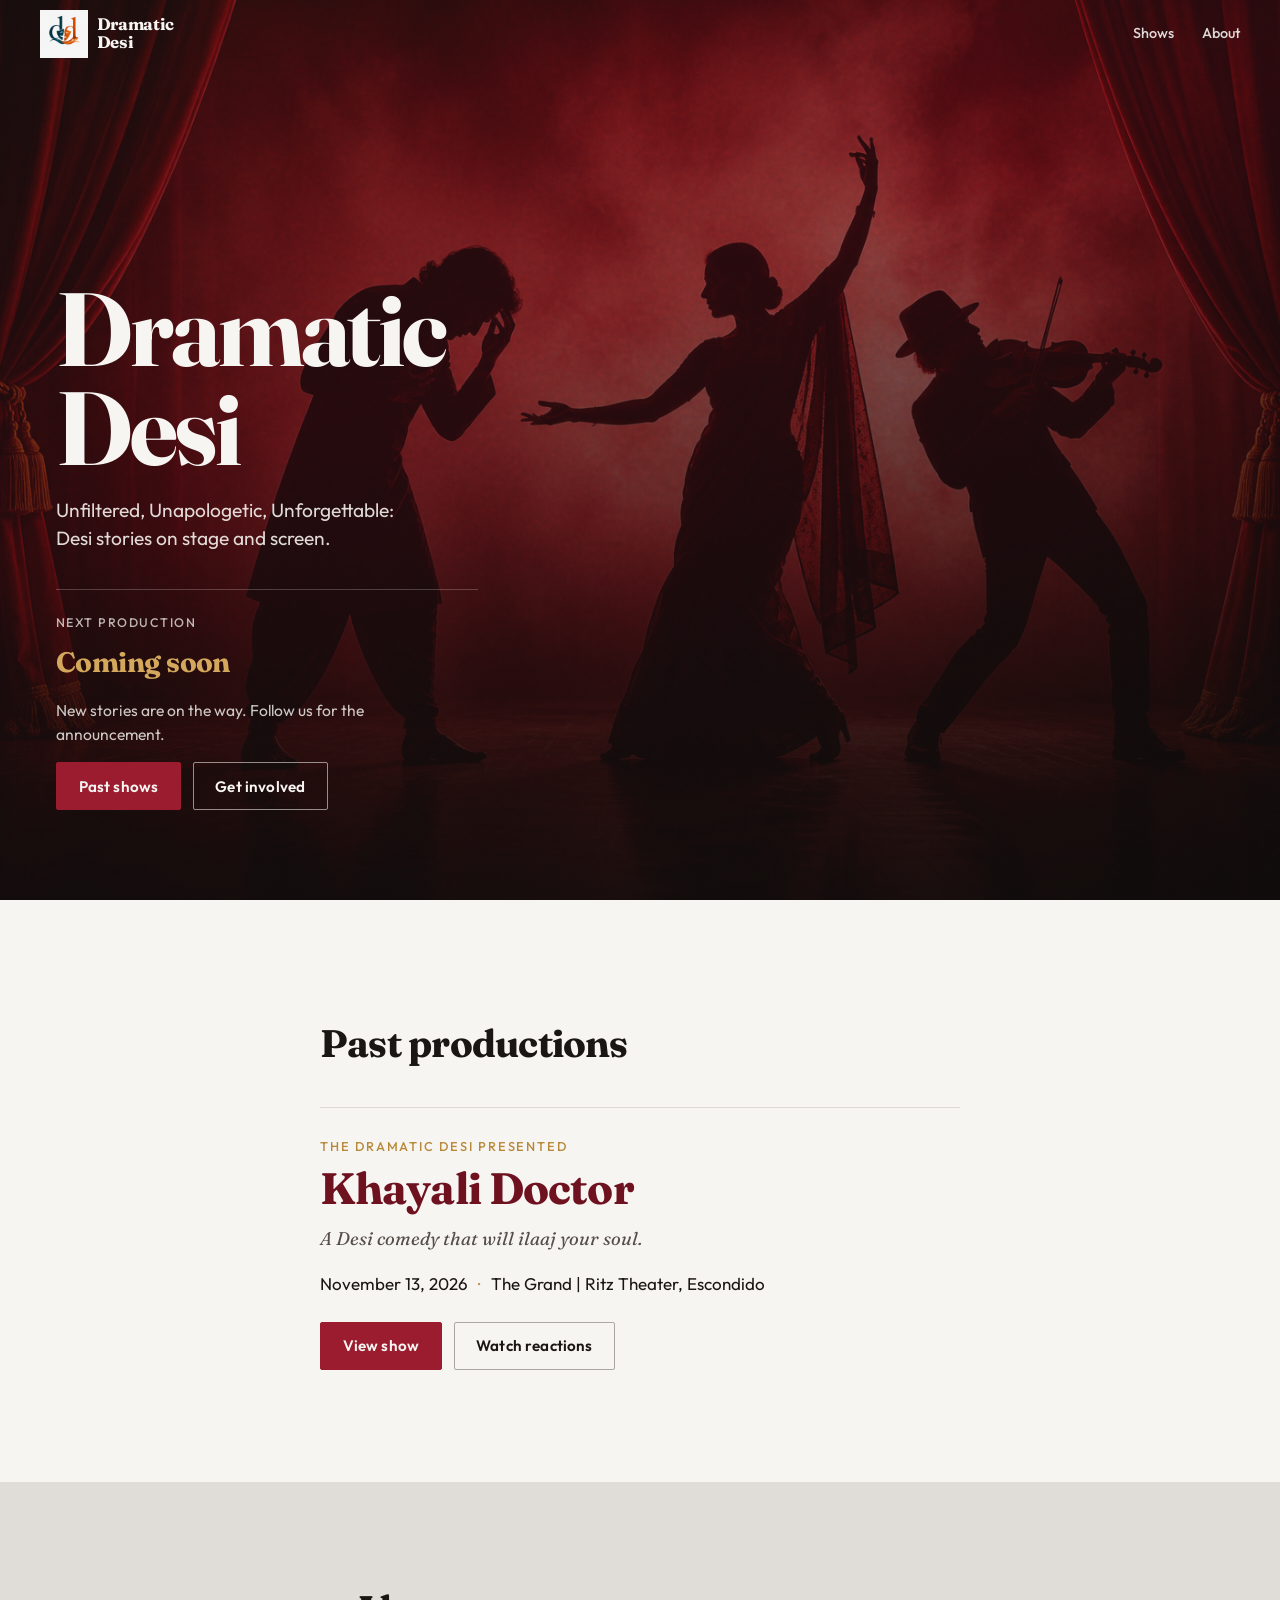
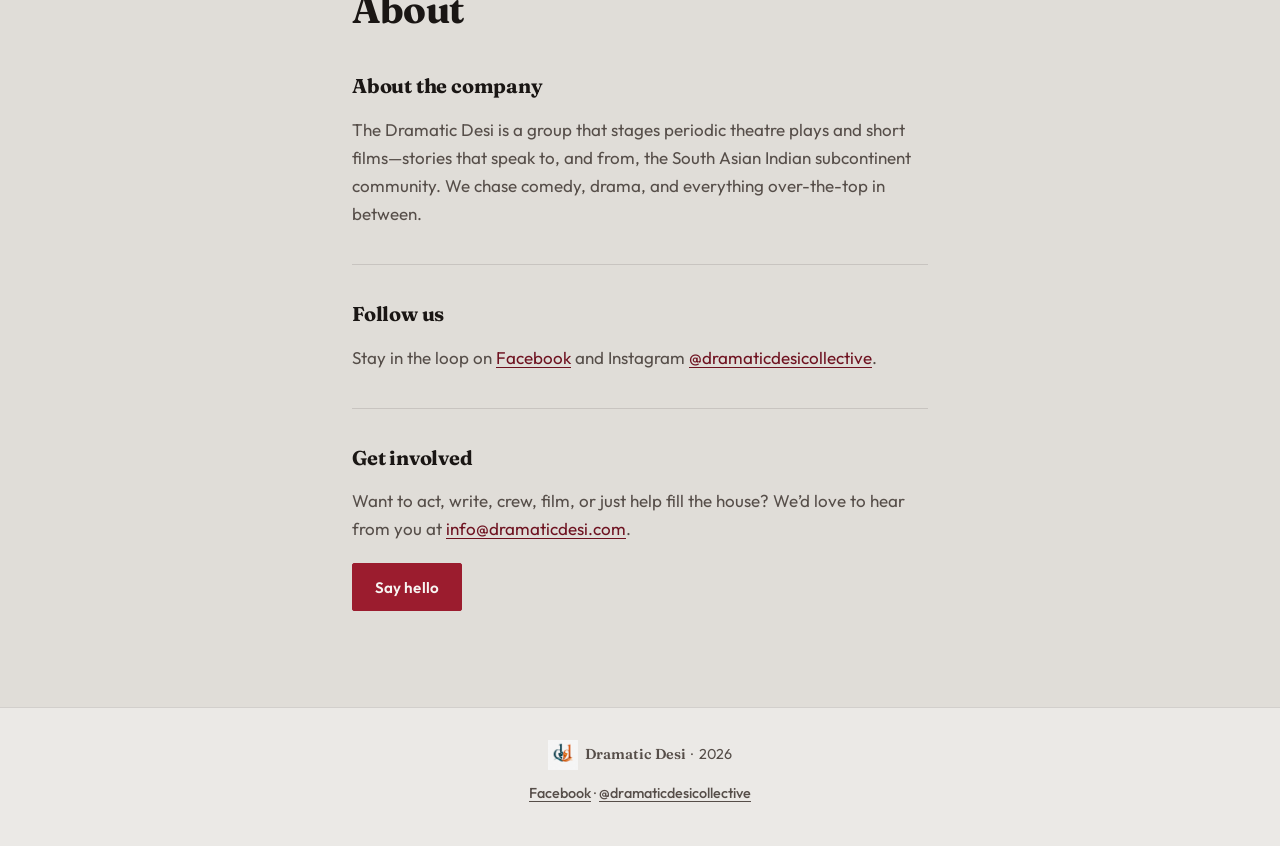
<file: index.html>
<!DOCTYPE html>
<html lang="en">
  <head>
    <meta charset="utf-8" />
    <meta name="viewport" content="width=device-width, initial-scale=1" />
    <title>Dramatic Desi — Theatre &amp; Short Film</title>
    <meta
      name="description"
      content="Unfiltered, Unapologetic, Unforgettable: Desi stories on stage and screen."
    />
    <meta property="og:type" content="website" />
    <meta property="og:title" content="Dramatic Desi" />
    <meta
      property="og:description"
      content="Unfiltered, Unapologetic, Unforgettable: Desi stories on stage and screen."
    />
    <meta name="twitter:card" content="summary_large_image" />
    <meta
      property="og:image"
      content="https://dramaticdesi.com/assets/dd-logo.png"
    />
    <link rel="preconnect" href="https://fonts.googleapis.com" />
    <link rel="preconnect" href="https://fonts.gstatic.com" crossorigin />
    <link
      href="https://fonts.googleapis.com/css2?family=Fraunces:opsz,wght@9..144,500;9..144,700&family=Outfit:wght@400;500;600&display=swap"
      rel="stylesheet"
    />
    <link rel="icon" href="assets/dd-logo.png" type="image/png" />
    <link rel="stylesheet" href="css/styles.css" />
  </head>
  <body>
    <a class="skip-link" href="#main">Skip to content</a>

    <header class="site-header" data-header>
      <a class="logo" href="#top">
        <img
          class="logo__mark"
          src="assets/dd-logo.png"
          alt=""
          width="48"
          height="48"
        />
        <span class="logo__text">
          <span>Dramatic</span>
          <span>Desi</span>
        </span>
      </a>
      <nav class="nav" aria-label="Primary">
        <a href="#shows">Shows</a>
        <a href="#about">About</a>
      </nav>
    </header>

    <main id="main">
      <section class="hero" id="top" aria-label="Dramatic Desi">
        <div class="hero__media" aria-hidden="true">
          <div class="hero__wash"></div>
          <div class="hero__grain"></div>
        </div>
        <div class="hero__content">
          <div class="hero__brand-block">
            <h1 class="hero__brand" data-reveal data-reveal-delay="1">
              Dramatic Desi
            </h1>
            <p class="hero__lede" data-reveal data-reveal-delay="2">
              <span class="hero__lede-motto" data-bind="groupTaglineMotto"
                >Unfiltered, Unapologetic, Unforgettable:</span
              >
              <span class="hero__lede-support" data-bind="groupTaglineSupport"
                >Desi stories on stage and screen.</span
              >
            </p>
          </div>
          <div class="hero__show" data-reveal data-reveal-delay="3">
            <p class="hero__show-cue" data-bind="nextCue">Next production</p>
            <p class="hero__show-title" data-bind="nextTitle">Coming soon</p>
            <p class="hero__show-blurb" data-bind="nextBlurb">
              New stories are on the way. Follow us for the announcement.
            </p>
            <div class="hero__actions">
              <a class="btn btn--primary" href="#shows">Past shows</a>
              <a class="btn btn--ghost" href="#about">Get involved</a>
            </div>
          </div>
        </div>
      </section>

      <section class="shows" id="shows" aria-labelledby="shows-title">
        <div class="shows__inner">
          <h2 id="shows-title" data-reveal>Past productions</h2>
          <article class="shows__card" data-reveal>
            <p class="shows__eyebrow" data-bind="pastPresenter">
              The Dramatic Desi Presented
            </p>
            <h3 class="shows__name" data-bind="pastTitle">Khayali Doctor</h3>
            <p class="shows__tagline" data-bind="pastTagline">
              A Desi comedy that will ilaaj your soul.
            </p>
            <p class="shows__meta">
              <span data-bind="pastDate">November 13, 2026</span>
              <span class="show__dot" aria-hidden="true">·</span>
              <span data-bind="pastVenue"
                >The Grand | Ritz Theater, Escondido</span
              >
            </p>
            <div class="shows__actions">
              <a
                class="btn btn--primary"
                data-bind-archive
                href="shows/khayali-doctor.html"
                >View show</a
              >
              <a
                class="btn btn--ghost-ink"
                data-bind-video
                href="https://youtu.be/Oib6QIX5sQo"
                target="_blank"
                rel="noopener noreferrer"
                >Watch reactions</a
              >
            </div>
          </article>
        </div>
      </section>

      <section class="about" id="about" aria-labelledby="about-title">
        <div class="about__inner">
          <h2 id="about-title" data-reveal>About</h2>

          <div class="about__block" data-reveal>
            <h3>About the company</h3>
            <p data-bind="about">
              The Dramatic Desi is a group that stages periodic theatre plays and
              short films—stories that speak to, and from, the South Asian Indian
              subcontinent community.
            </p>
          </div>

          <div class="about__block" id="follow" data-reveal>
            <h3>Follow us</h3>
            <p>
              Stay in the loop on
              <a
                href="https://www.facebook.com/dramaticdesi"
                data-bind-facebook
                target="_blank"
                rel="noopener noreferrer"
                >Facebook</a
              >
              and Instagram
              <a
                href="https://www.instagram.com/dramaticdesicollective/"
                data-bind-instagram
                target="_blank"
                rel="noopener noreferrer"
                ><span data-bind="instagramHandle">@dramaticdesicollective</span></a
              >.
            </p>
          </div>

          <div class="about__block" id="involved" data-reveal>
            <h3>Get involved</h3>
            <p>
              Want to act, write, crew, film, or just help fill the house? We’d
              love to hear from you at
              <a data-bind-mailto data-bind-email href="mailto:info@dramaticdesi.com"
                >info@dramaticdesi.com</a
              >.
            </p>
            <a class="btn btn--primary" data-bind-mailto href="mailto:info@dramaticdesi.com"
              >Say hello</a
            >
          </div>
        </div>
      </section>
    </main>

    <footer class="site-footer">
      <p class="site-footer__brand">
        <a href="#top">
          <img
            class="site-footer__logo"
            src="assets/dd-logo.png"
            alt=""
            width="28"
            height="28"
          />
          <span>Dramatic Desi</span>
        </a>
        <span aria-hidden="true"> · </span>
        <span data-bind="year">2026</span>
      </p>
      <p class="site-footer__social">
        <a
          href="https://www.facebook.com/dramaticdesi"
          data-bind-facebook
          target="_blank"
          rel="noopener noreferrer"
          >Facebook</a
        >
        <span aria-hidden="true"> · </span>
        <a
          href="https://www.instagram.com/dramaticdesicollective/"
          data-bind-instagram
          target="_blank"
          rel="noopener noreferrer"
          ><span data-bind="instagramHandle">@dramaticdesicollective</span></a
        >
      </p>
    </footer>

    <script src="js/content.js"></script>
    <script src="js/main.js"></script>
  </body>
</html>
</file>
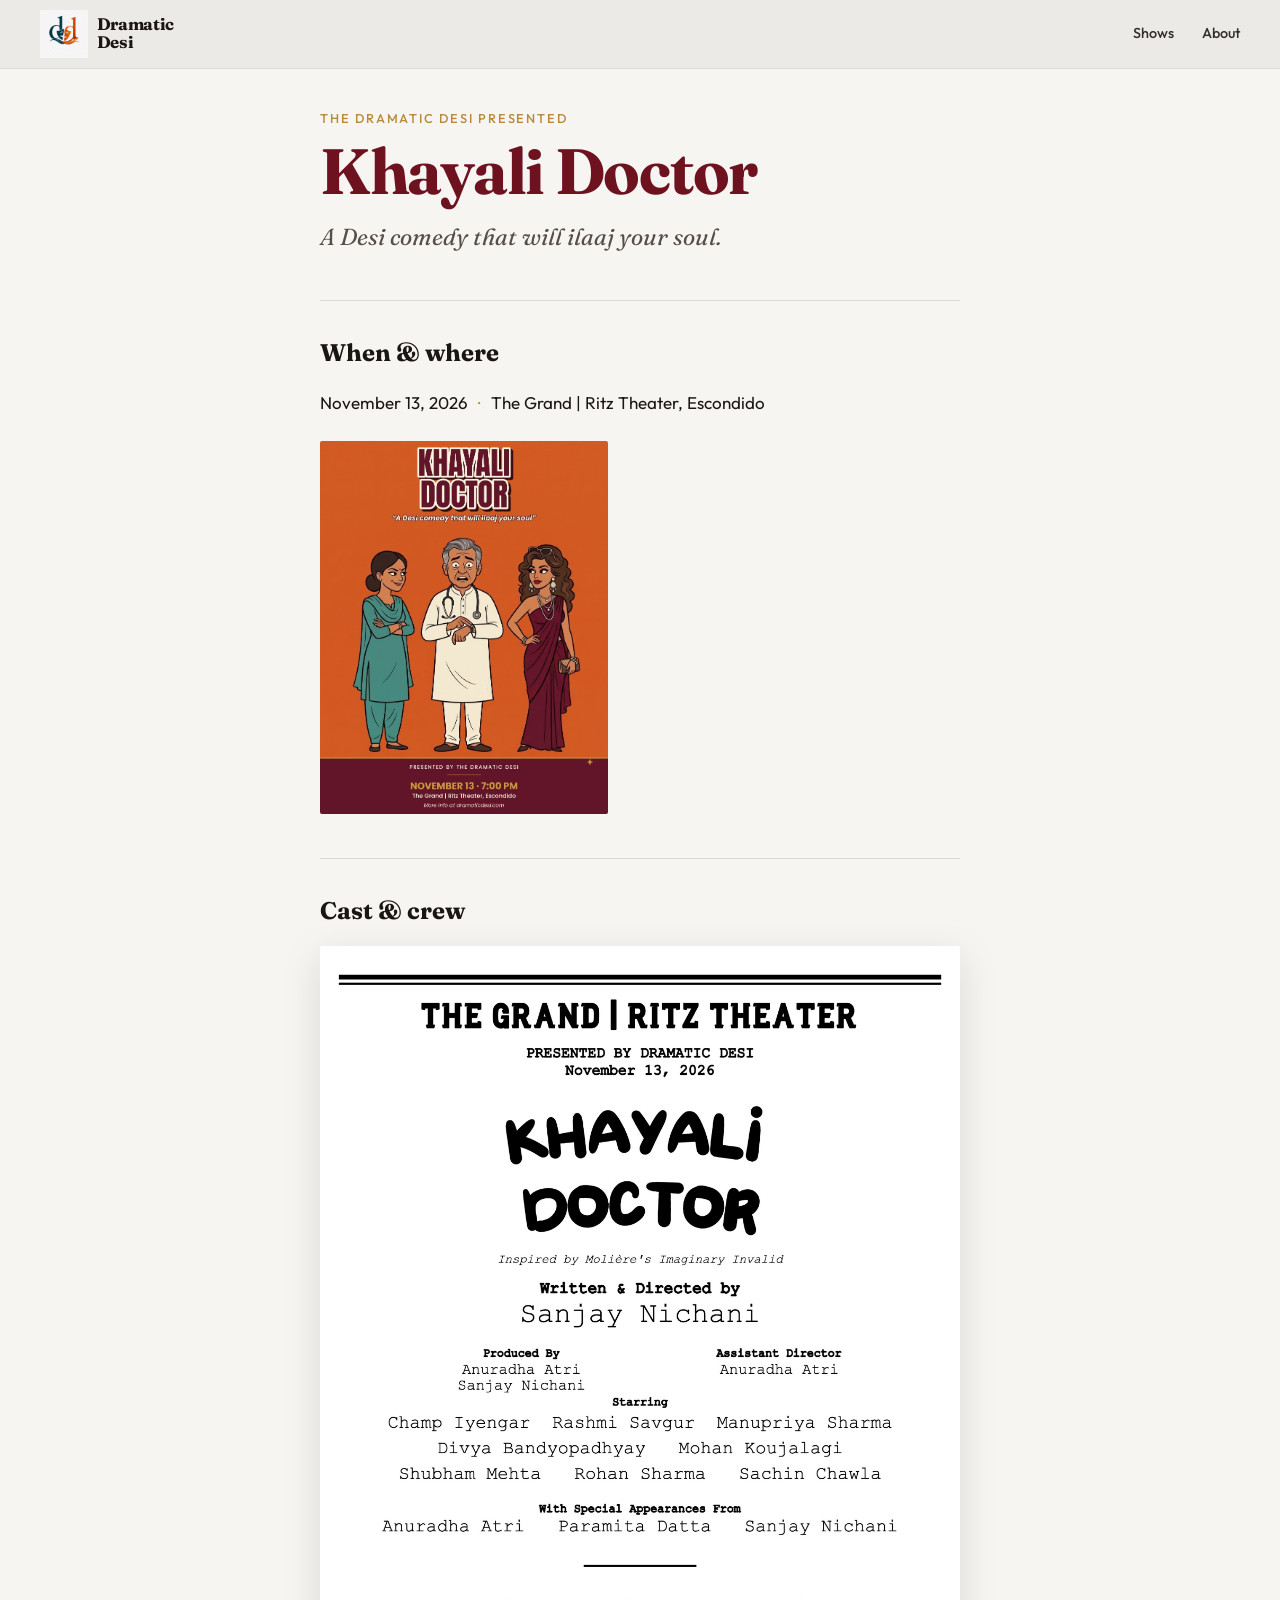
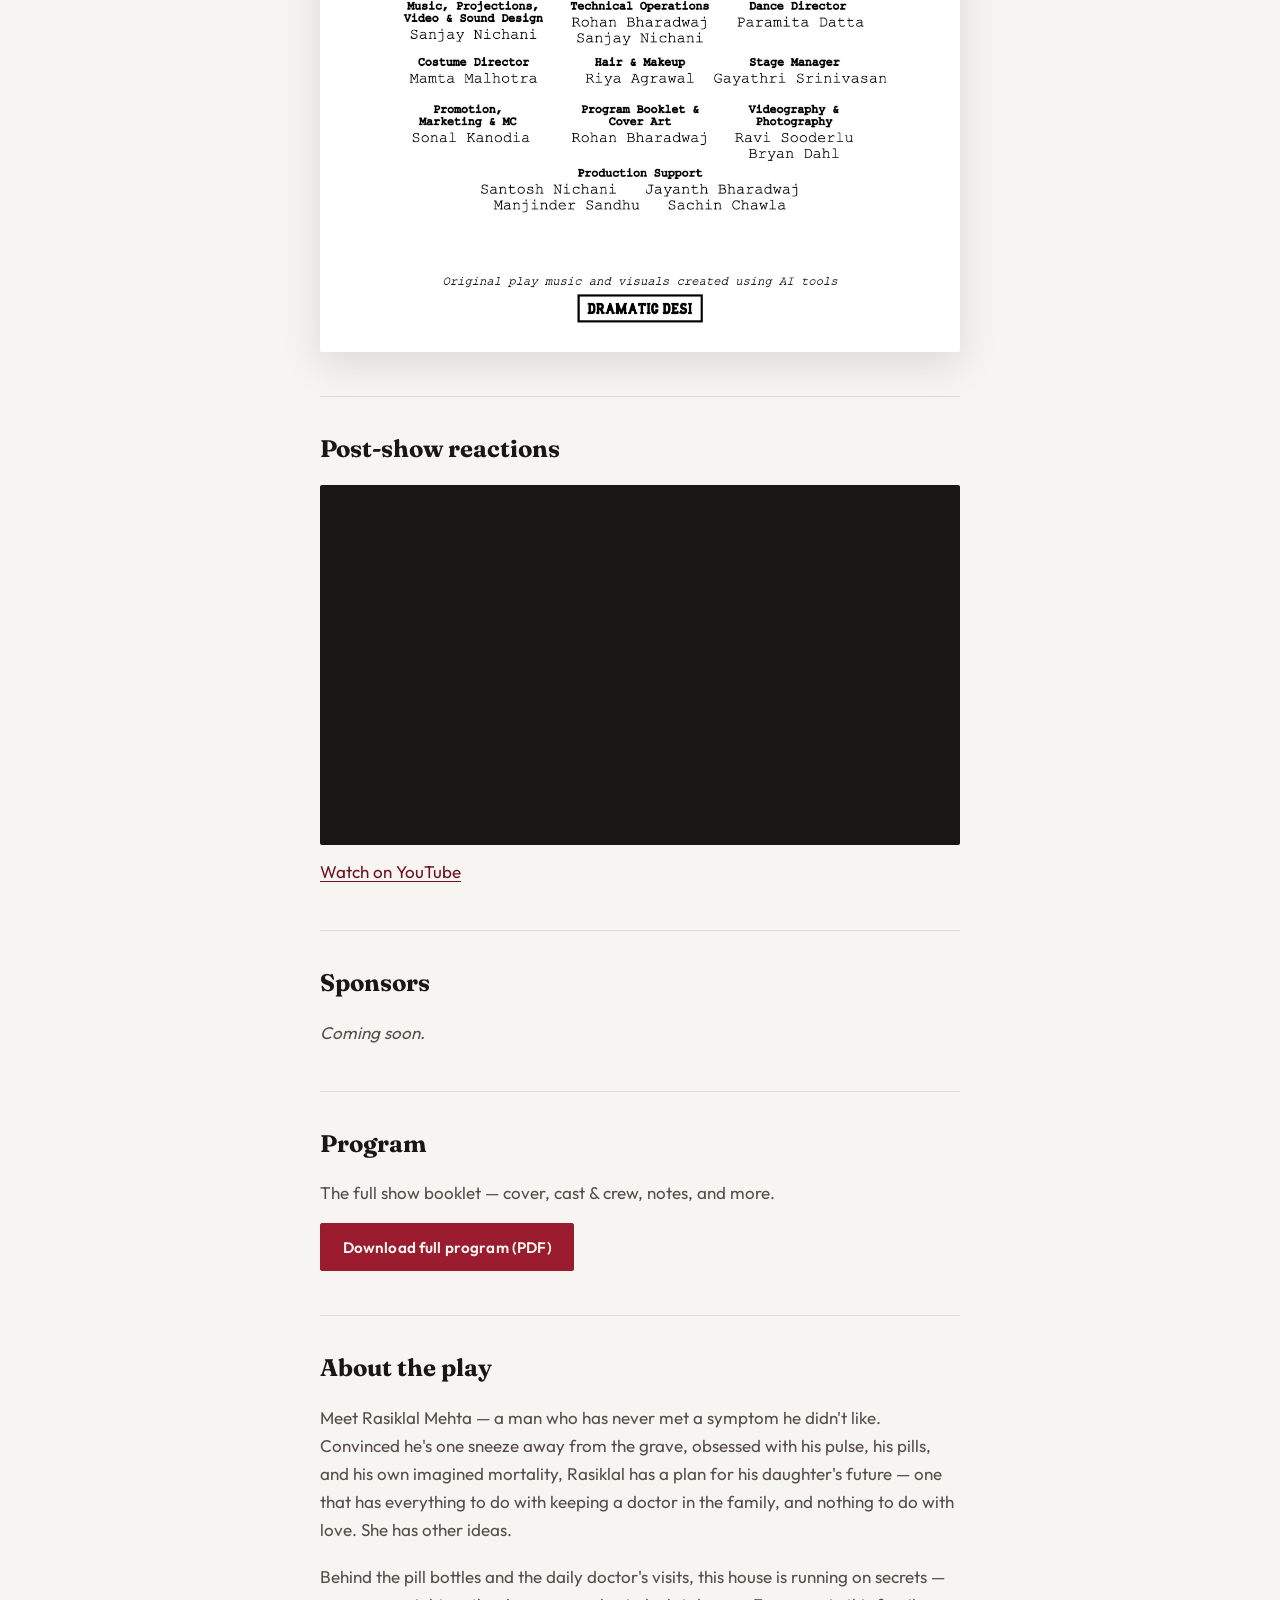
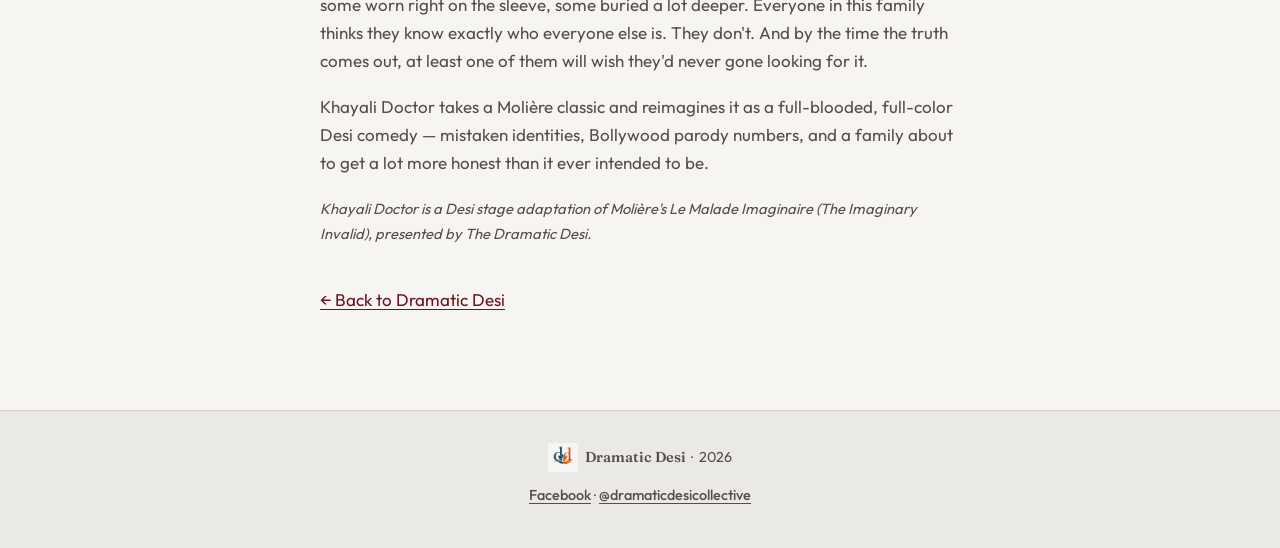
<file: shows/khayali-doctor.html>
<!DOCTYPE html>
<html lang="en">
  <head>
    <meta charset="utf-8" />
    <meta name="viewport" content="width=device-width, initial-scale=1" />
    <title>Khayali Doctor — Dramatic Desi</title>
    <meta
      name="description"
      content="Khayali Doctor — a Desi comedy by The Dramatic Desi. November 13, 2026 at The Grand | Ritz Theater, Escondido. Watch post-show reactions."
    />
    <meta property="og:type" content="website" />
    <meta property="og:title" content="Khayali Doctor — Dramatic Desi" />
    <meta
      property="og:description"
      content="A Desi comedy that will ilaaj your soul. Presented November 13, 2026 at The Grand | Ritz Theater, Escondido."
    />
    <meta name="twitter:card" content="summary_large_image" />
    <meta
      property="og:image"
      content="https://dramaticdesi.com/assets/khayali-doctor-flyer.png"
    />
    <link rel="preconnect" href="https://fonts.googleapis.com" />
    <link rel="preconnect" href="https://fonts.gstatic.com" crossorigin />
    <link
      href="https://fonts.googleapis.com/css2?family=Fraunces:opsz,wght@9..144,500;9..144,700&family=Outfit:wght@400;500;600&display=swap"
      rel="stylesheet"
    />
    <link rel="icon" href="../assets/dd-logo.png" type="image/png" />
    <link rel="stylesheet" href="../css/styles.css" />
  </head>
  <body>
    <a class="skip-link" href="#main">Skip to content</a>

    <header class="site-header site-header--solid" data-header>
      <a class="logo" href="../index.html">
        <img
          class="logo__mark"
          src="../assets/dd-logo.png"
          alt=""
          width="48"
          height="48"
        />
        <span class="logo__text">
          <span>Dramatic</span>
          <span>Desi</span>
        </span>
      </a>
      <nav class="nav" aria-label="Primary">
        <a href="../index.html#shows">Shows</a>
        <a href="../index.html#about">About</a>
      </nav>
    </header>

    <main id="main">
      <section class="archive" aria-labelledby="archive-title">
        <div class="archive__inner">
          <p class="archive__eyebrow" data-bind="pastPresenter">
            The Dramatic Desi Presented
          </p>
          <h1 id="archive-title" class="archive__title" data-bind="pastTitle">
            Khayali Doctor
          </h1>
          <p class="archive__tagline" data-bind="pastTagline">
            A Desi comedy that will ilaaj your soul.
          </p>

          <div class="archive__section" data-reveal>
            <h2>When &amp; where</h2>
            <p class="archive__meta">
              <span data-bind="pastDate">November 13, 2026</span>
              <span class="show__dot" aria-hidden="true">·</span>
              <span data-bind="pastVenue"
                >The Grand | Ritz Theater, Escondido</span
              >
            </p>
            <figure class="archive__poster">
              <img
                src="../assets/khayali-doctor-flyer.png"
                alt="Khayali Doctor poster — The Dramatic Desi"
                width="793"
                height="1032"
                loading="lazy"
              />
            </figure>
          </div>

          <div class="archive__section" data-reveal>
            <h2>Cast &amp; crew</h2>
            <figure class="archive__booklet-page">
              <img
                data-bind-cast-page
                src="../assets/khayali-doctor-cast-crew.jpg"
                alt="Khayali Doctor cast and crew credits from the program booklet"
                width="2415"
                height="3795"
                loading="lazy"
              />
            </figure>
          </div>

          <div class="archive__section archive__video" data-reveal>
            <h2 data-bind="videoTitle">Post-show reactions</h2>
            <div class="archive__video-frame">
              <iframe
                data-bind-video-embed
                src="https://www.youtube.com/embed/Oib6QIX5sQo"
                title="Post-show reactions"
                allow="accelerometer; autoplay; clipboard-write; encrypted-media; gyroscope; picture-in-picture; web-share"
                allowfullscreen
                loading="lazy"
              ></iframe>
            </div>
            <p>
              <a
                data-bind-video
                href="https://youtu.be/Oib6QIX5sQo"
                target="_blank"
                rel="noopener noreferrer"
                >Watch on YouTube</a
              >
            </p>
          </div>

          <div class="archive__section" data-reveal>
            <h2>Sponsors</h2>
            <div data-bind-html="sponsors">
              <p class="archive__sponsors-placeholder">Coming soon.</p>
            </div>
          </div>

          <div class="archive__section" data-reveal>
            <h2>Program</h2>
            <p class="archive__program-lead">
              The full show booklet — cover, cast &amp; crew, notes, and more.
            </p>
            <p class="archive__program">
              <a
                class="btn btn--primary"
                data-bind-program
                href="../assets/khayali-doctor-program.pdf"
                download
                >Download full program (PDF)</a
              >
            </p>
          </div>

          <div class="archive__section" data-reveal>
            <h2>About the play</h2>
            <div class="archive__body" data-bind-html="synopsis"></div>
            <p class="archive__credit" data-bind="pastCredit"></p>
          </div>

          <p class="archive__back">
            <a href="../index.html">← Back to Dramatic Desi</a>
          </p>
        </div>
      </section>
    </main>

    <footer class="site-footer">
      <p class="site-footer__brand">
        <a href="../index.html">
          <img
            class="site-footer__logo"
            src="../assets/dd-logo.png"
            alt=""
            width="28"
            height="28"
          />
          <span>Dramatic Desi</span>
        </a>
        <span aria-hidden="true"> · </span>
        <span data-bind="year">2026</span>
      </p>
      <p class="site-footer__social">
        <a
          href="https://www.facebook.com/dramaticdesi"
          data-bind-facebook
          target="_blank"
          rel="noopener noreferrer"
          >Facebook</a
        >
        <span aria-hidden="true"> · </span>
        <a
          href="https://www.instagram.com/dramaticdesicollective/"
          data-bind-instagram
          target="_blank"
          rel="noopener noreferrer"
          ><span data-bind="instagramHandle">@dramaticdesicollective</span></a
        >
      </p>
    </footer>

    <script src="../js/content.js"></script>
    <script src="../js/main.js"></script>
  </body>
</html>
</file>
<file: css/styles.css>
:root {
  --bg: #ebe9e6;
  --bg-deep: #e0ddd8;
  --ink: #1a1614;
  --ink-muted: #564e49;
  --crimson: #9b1c2e;
  --crimson-deep: #6e1220;
  --brass: #b8893a;
  --brass-soft: #d4a85c;
  --pearl: #f7f5f2;
  --line: rgba(26, 22, 20, 0.12);
  --font-display: "Fraunces", Georgia, serif;
  --font-body: "Outfit", "Segoe UI", sans-serif;
  --ease: cubic-bezier(0.22, 1, 0.36, 1);
  --header-h: 4.25rem;
  /* Hero backdrop: red (default) or gold — see README */
  --hero-image: url("../assets/hero-stage-red.jpg");
  /* --hero-image: url("../assets/hero-stage-gold.jpg"); */
}

*,
*::before,
*::after {
  box-sizing: border-box;
}

html {
  scroll-behavior: smooth;
}

body {
  margin: 0;
  font-family: var(--font-body);
  font-size: 1.0625rem;
  line-height: 1.65;
  color: var(--ink);
  background: var(--bg);
  -webkit-font-smoothing: antialiased;
}

img {
  max-width: 100%;
  display: block;
}

a {
  color: var(--crimson-deep);
  text-decoration-thickness: 1px;
  text-underline-offset: 0.18em;
}

a:hover {
  color: var(--crimson);
}

.skip-link {
  position: absolute;
  left: 1rem;
  top: -3rem;
  z-index: 100;
  padding: 0.5rem 0.75rem;
  background: var(--ink);
  color: var(--pearl);
  text-decoration: none;
  border-radius: 2px;
}

.skip-link:focus {
  top: 1rem;
}

/* —— Header —— */
.site-header {
  position: fixed;
  inset: 0 0 auto;
  z-index: 40;
  display: flex;
  align-items: center;
  justify-content: space-between;
  height: var(--header-h);
  padding: 0 clamp(1.25rem, 4vw, 2.5rem);
  background: transparent;
  color: var(--pearl);
  transition: background 0.35s var(--ease), color 0.35s var(--ease),
    box-shadow 0.35s var(--ease);
}

.site-header.is-scrolled {
  background: rgba(235, 233, 230, 0.94);
  color: var(--ink);
  backdrop-filter: blur(10px);
  box-shadow: 0 1px 0 var(--line);
}

.logo {
  display: inline-flex;
  align-items: center;
  gap: 0.55rem;
  font-family: var(--font-display);
  font-weight: 700;
  font-size: 1.05rem;
  letter-spacing: -0.02em;
  color: inherit;
  text-decoration: none;
}

.logo__mark {
  width: 3rem;
  height: 3rem;
  object-fit: contain;
  flex-shrink: 0;
}

.logo__text {
  display: flex;
  flex-direction: column;
  line-height: 1.05;
}

.nav {
  display: flex;
  gap: clamp(1rem, 3vw, 1.75rem);
}

.nav a {
  color: inherit;
  text-decoration: none;
  font-size: 0.9rem;
  font-weight: 500;
  opacity: 0.88;
}

.nav a:hover {
  opacity: 1;
  color: inherit;
}

@media (max-width: 560px) {
  .site-header {
    height: auto;
    min-height: var(--header-h);
    flex-wrap: wrap;
    align-items: center;
    padding: 0.65rem 0.9rem 0.55rem;
    row-gap: 0.35rem;
  }

  .logo {
    font-size: 1rem;
  }

  .logo__mark {
    width: 2.65rem;
    height: 2.65rem;
  }

  .nav {
    width: 100%;
    justify-content: flex-end;
    gap: 0.85rem;
  }

  .nav a {
    font-size: 0.8rem;
  }
}

/* —— Buttons —— */
.btn {
  display: inline-flex;
  align-items: center;
  justify-content: center;
  min-height: 2.85rem;
  padding: 0.65rem 1.35rem;
  font-family: var(--font-body);
  font-size: 0.95rem;
  font-weight: 600;
  letter-spacing: 0.01em;
  text-decoration: none;
  border: 1.5px solid transparent;
  border-radius: 2px;
  cursor: pointer;
  transition: transform 0.25s var(--ease), background 0.25s var(--ease),
    color 0.25s var(--ease), border-color 0.25s var(--ease);
}

.btn:hover {
  transform: translateY(-1px);
}

.btn--primary {
  background: var(--crimson);
  color: var(--pearl);
  border-color: var(--crimson);
}

.btn--primary:hover {
  background: var(--crimson-deep);
  border-color: var(--crimson-deep);
  color: var(--pearl);
}

.btn--ghost {
  background: transparent;
  color: var(--pearl);
  border-color: rgba(250, 247, 242, 0.55);
}

.btn--ghost:hover {
  background: rgba(250, 247, 242, 0.1);
  color: var(--pearl);
  border-color: var(--pearl);
}

.btn--ghost-ink {
  background: transparent;
  color: var(--ink);
  border-color: rgba(26, 22, 20, 0.35);
}

.btn--ghost-ink:hover {
  background: rgba(26, 22, 20, 0.06);
  color: var(--ink);
  border-color: var(--ink);
}

.site-header--solid {
  background: rgba(235, 233, 230, 0.94);
  color: var(--ink);
  box-shadow: 0 1px 0 var(--line);
}

/* —— Hero —— */
.hero {
  position: relative;
  min-height: 100vh;
  min-height: 100svh;
  display: grid;
  align-items: end;
  overflow: hidden;
  color: var(--pearl);
}

.hero__media {
  position: absolute;
  inset: 0;
  background-color: #1a1210;
  background-image:
    linear-gradient(
      160deg,
      rgba(42, 24, 22, 0.55) 0%,
      rgba(110, 18, 32, 0.45) 40%,
      rgba(15, 12, 11, 0.7) 100%
    ),
    var(--hero-image);
  background-size: cover;
  background-position: center 55%;
  background-repeat: no-repeat;
  transform: scale(1.04);
  animation: hero-breathe 14s var(--ease) infinite alternate;
}

@media (max-width: 720px) {
  /* Portrait phones crop cover; fit full stage so all three silhouettes stay visible */
  .hero__media {
    background-size: contain;
    background-position: center 32%;
    transform: none;
    animation: none;
  }
}

.hero__wash {
  position: absolute;
  inset: 0;
  background: linear-gradient(
    to top,
    rgba(15, 12, 11, 0.92) 0%,
    rgba(15, 12, 11, 0.45) 42%,
    rgba(15, 12, 11, 0.2) 100%
  );
}

.hero__grain {
  position: absolute;
  inset: 0;
  opacity: 0.18;
  background-image: url("data:image/svg+xml,%3Csvg viewBox='0 0 200 200' xmlns='http://www.w3.org/2000/svg'%3E%3Cfilter id='n'%3E%3CfeTurbulence type='fractalNoise' baseFrequency='0.85' numOctaves='4' stitchTiles='stitch'/%3E%3C/filter%3E%3Crect width='100%25' height='100%25' filter='url(%23n)'/%3E%3C/svg%3E");
  pointer-events: none;
  mix-blend-mode: overlay;
}

@keyframes hero-breathe {
  from {
    transform: scale(1.02) translate3d(0, 0, 0);
  }
  to {
    transform: scale(1.06) translate3d(-1.5%, -1%, 0);
  }
}

.hero__content {
  position: relative;
  z-index: 1;
  width: min(42rem, 100%);
  padding: calc(var(--header-h) + 2rem) clamp(1.25rem, 5vw, 3.5rem)
    clamp(3.5rem, 10vh, 6rem);
}

.hero__brand-block {
  max-width: 36rem;
}

.hero__brand {
  margin: 0;
  font-family: var(--font-display);
  font-weight: 700;
  font-size: clamp(3.25rem, 12vw, 6.5rem);
  line-height: 0.95;
  letter-spacing: -0.03em;
}

.hero__banner {
  margin: 0 0 1rem;
  font-size: 0.78rem;
  font-weight: 600;
  letter-spacing: 0.14em;
  text-transform: uppercase;
  color: var(--brass-soft);
}

.hero__lede {
  margin: 1.25rem 0 0;
  font-size: clamp(1.05rem, 2.2vw, 1.2rem);
  line-height: 1.45;
  color: rgba(250, 247, 242, 0.88);
}

.hero__lede-motto,
.hero__lede-support {
  display: block;
}

.hero__show {
  position: relative;
  width: fit-content;
  max-width: 100%;
  margin-top: 2.25rem;
  padding-top: 1.5rem;
}

.hero__show::before {
  content: "";
  position: absolute;
  top: 0;
  left: 0;
  width: 120%;
  max-width: calc(100vw - 2.5rem);
  height: 1px;
  background: rgba(250, 247, 242, 0.22);
}

.hero__show-cue {
  margin: 0 0 0.35rem;
  font-size: 0.78rem;
  font-weight: 500;
  letter-spacing: 0.12em;
  text-transform: uppercase;
  color: rgba(250, 247, 242, 0.72);
}

.hero__show-title {
  margin: 0 0 0.85rem;
  font-family: var(--font-display);
  font-size: clamp(1.35rem, 3vw, 1.75rem);
  font-weight: 700;
  letter-spacing: -0.02em;
  color: var(--brass-soft);
}

.hero__show-blurb {
  margin: 0 0 1rem;
  max-width: 22rem;
  font-size: 0.98rem;
  line-height: 1.5;
  color: rgba(250, 247, 242, 0.8);
}

.hero__actions {
  display: flex;
  flex-wrap: wrap;
  gap: 0.75rem;
}

.show__dot {
  margin: 0 0.4rem;
  color: var(--brass);
}

/* —— Past shows —— */
.shows {
  background: var(--pearl);
  padding: clamp(4rem, 10vw, 7rem) clamp(1.25rem, 5vw, 3.5rem);
}

.shows__inner {
  max-width: 40rem;
  margin: 0 auto;
}

.shows h2 {
  margin: 0;
  font-family: var(--font-display);
  font-size: clamp(1.85rem, 4vw, 2.4rem);
  font-weight: 700;
  letter-spacing: -0.02em;
}

.shows__card {
  margin-top: 2rem;
  padding-top: 1.75rem;
  border-top: 1px solid var(--line);
}

.shows__eyebrow {
  margin: 0;
  font-size: 0.8rem;
  font-weight: 500;
  letter-spacing: 0.14em;
  text-transform: uppercase;
  color: var(--brass);
}

.shows__name {
  margin: 0.5rem 0 0;
  font-family: var(--font-display);
  font-size: clamp(2rem, 5vw, 2.75rem);
  font-weight: 700;
  line-height: 1.05;
  letter-spacing: -0.02em;
  color: var(--crimson-deep);
}

.shows__tagline {
  margin: 0.75rem 0 0;
  font-family: var(--font-display);
  font-size: 1.15rem;
  font-style: italic;
  color: var(--ink-muted);
}

.shows__meta {
  margin: 1rem 0 0;
  color: var(--ink);
}

.shows__actions {
  display: flex;
  flex-wrap: wrap;
  gap: 0.75rem;
  margin-top: 1.5rem;
}

/* —— Archive page —— */
.archive {
  background: var(--pearl);
  padding: calc(var(--header-h) + 2.5rem) clamp(1.25rem, 5vw, 3.5rem)
    clamp(4rem, 9vw, 6rem);
}

.archive__inner {
  max-width: 40rem;
  margin: 0 auto;
}

.archive__eyebrow {
  margin: 0;
  font-size: 0.8rem;
  font-weight: 500;
  letter-spacing: 0.14em;
  text-transform: uppercase;
  color: var(--brass);
}

.archive__title {
  margin: 0.5rem 0 0;
  font-family: var(--font-display);
  font-size: clamp(2.5rem, 7vw, 4rem);
  font-weight: 700;
  line-height: 1.05;
  letter-spacing: -0.02em;
  color: var(--crimson-deep);
}

.archive__tagline {
  margin: 0.85rem 0 0;
  font-family: var(--font-display);
  font-size: clamp(1.2rem, 2.5vw, 1.45rem);
  font-style: italic;
  color: var(--ink-muted);
}

.archive__section {
  margin-top: 2.75rem;
  padding-top: 2rem;
  border-top: 1px solid var(--line);
}

.archive__section h2 {
  margin: 0 0 1rem;
  font-family: var(--font-display);
  font-size: 1.5rem;
  font-weight: 700;
}

.archive__meta {
  margin: 0;
  color: var(--ink);
}

.archive__poster {
  margin: 1.5rem 0 0;
  max-width: 18rem;
}

.archive__poster img {
  width: 100%;
  height: auto;
  display: block;
  border-radius: 2px;
}

.archive__booklet-page {
  margin: 0;
  max-width: 100%;
}

.archive__booklet-page img {
  width: 100%;
  height: auto;
  display: block;
  border-radius: 2px;
  box-shadow: 0 12px 40px rgba(26, 22, 20, 0.12);
}

.archive__video-frame {
  position: relative;
  width: 100%;
  padding-bottom: 56.25%;
  background: #1a1614;
  border-radius: 2px;
  overflow: hidden;
}

.archive__video-frame iframe {
  position: absolute;
  inset: 0;
  width: 100%;
  height: 100%;
  border: 0;
}

.archive__video p {
  margin: 0.85rem 0 0;
}

.archive__sponsors-placeholder {
  margin: 0;
  color: var(--ink-muted);
  font-style: italic;
}

.archive__program-lead {
  margin: 0 0 1rem;
  color: var(--ink-muted);
}

.archive__program {
  margin: 0;
}

.archive__body {
  margin: 0;
}

.archive__body p {
  margin: 0 0 1.15rem;
  color: var(--ink-muted);
}

.archive__credit {
  margin: 1.25rem 0 0;
  font-size: 0.92rem;
  color: var(--ink-muted);
  font-style: italic;
}

.archive__back {
  margin: 2.5rem 0 0;
}

/* —— About —— */
.about {
  background: var(--bg-deep);
  padding: clamp(4rem, 9vw, 6rem) clamp(1.25rem, 5vw, 3.5rem);
}

.about__inner {
  max-width: 36rem;
  margin: 0 auto;
}

.about h2 {
  margin: 0;
  font-family: var(--font-display);
  font-size: clamp(1.85rem, 4vw, 2.4rem);
  font-weight: 700;
  letter-spacing: -0.02em;
}

.about__block {
  margin-top: 2.25rem;
  padding-top: 2rem;
  border-top: 1px solid var(--line);
}

.about__block:first-of-type {
  margin-top: 1.75rem;
  padding-top: 0;
  border-top: none;
}

.about h3 {
  margin: 0;
  font-family: var(--font-display);
  font-size: 1.25rem;
  font-weight: 700;
  letter-spacing: -0.01em;
  color: var(--ink);
}

.about p {
  margin: 0.85rem 0 0;
  color: var(--ink-muted);
}

.about__block .btn {
  margin-top: 1.25rem;
}

/* —— Footer —— */
.site-footer {
  padding: 2rem clamp(1.25rem, 5vw, 3.5rem) 2.5rem;
  border-top: 1px solid var(--line);
  text-align: center;
  font-size: 0.9rem;
  color: var(--ink-muted);
}

.site-footer__brand {
  display: flex;
  flex-wrap: wrap;
  align-items: center;
  justify-content: center;
  gap: 0.35rem;
  margin: 0;
}

.site-footer__brand > a {
  display: inline-flex;
  align-items: center;
  gap: 0.45rem;
  color: inherit;
  text-decoration: none;
  font-family: var(--font-display);
  font-weight: 600;
}

.site-footer__logo {
  width: 1.85rem;
  height: 1.85rem;
  object-fit: contain;
}

.site-footer__brand > a:hover {
  color: var(--crimson);
}

.site-footer__social {
  margin: 0.75rem 0 0;
}

.site-footer__social a {
  color: inherit;
  font-family: var(--font-body);
  font-weight: 500;
  text-decoration: underline;
  text-underline-offset: 0.18em;
}

.site-footer__social a:hover {
  color: var(--crimson);
}

/* —— Reveal motion —— */
[data-reveal] {
  opacity: 0;
  transform: translateY(1.1rem);
  transition: opacity 0.7s var(--ease), transform 0.7s var(--ease);
}

[data-reveal].is-visible {
  opacity: 1;
  transform: none;
}

[data-reveal-delay="1"] {
  transition-delay: 0.1s;
}

[data-reveal-delay="2"] {
  transition-delay: 0.2s;
}

[data-reveal-delay="3"] {
  transition-delay: 0.32s;
}

@media (prefers-reduced-motion: reduce) {
  html {
    scroll-behavior: auto;
  }

  .hero__media {
    animation: none;
  }

  [data-reveal] {
    opacity: 1;
    transform: none;
    transition: none;
  }

  .btn:hover {
    transform: none;
  }
}
</file>
